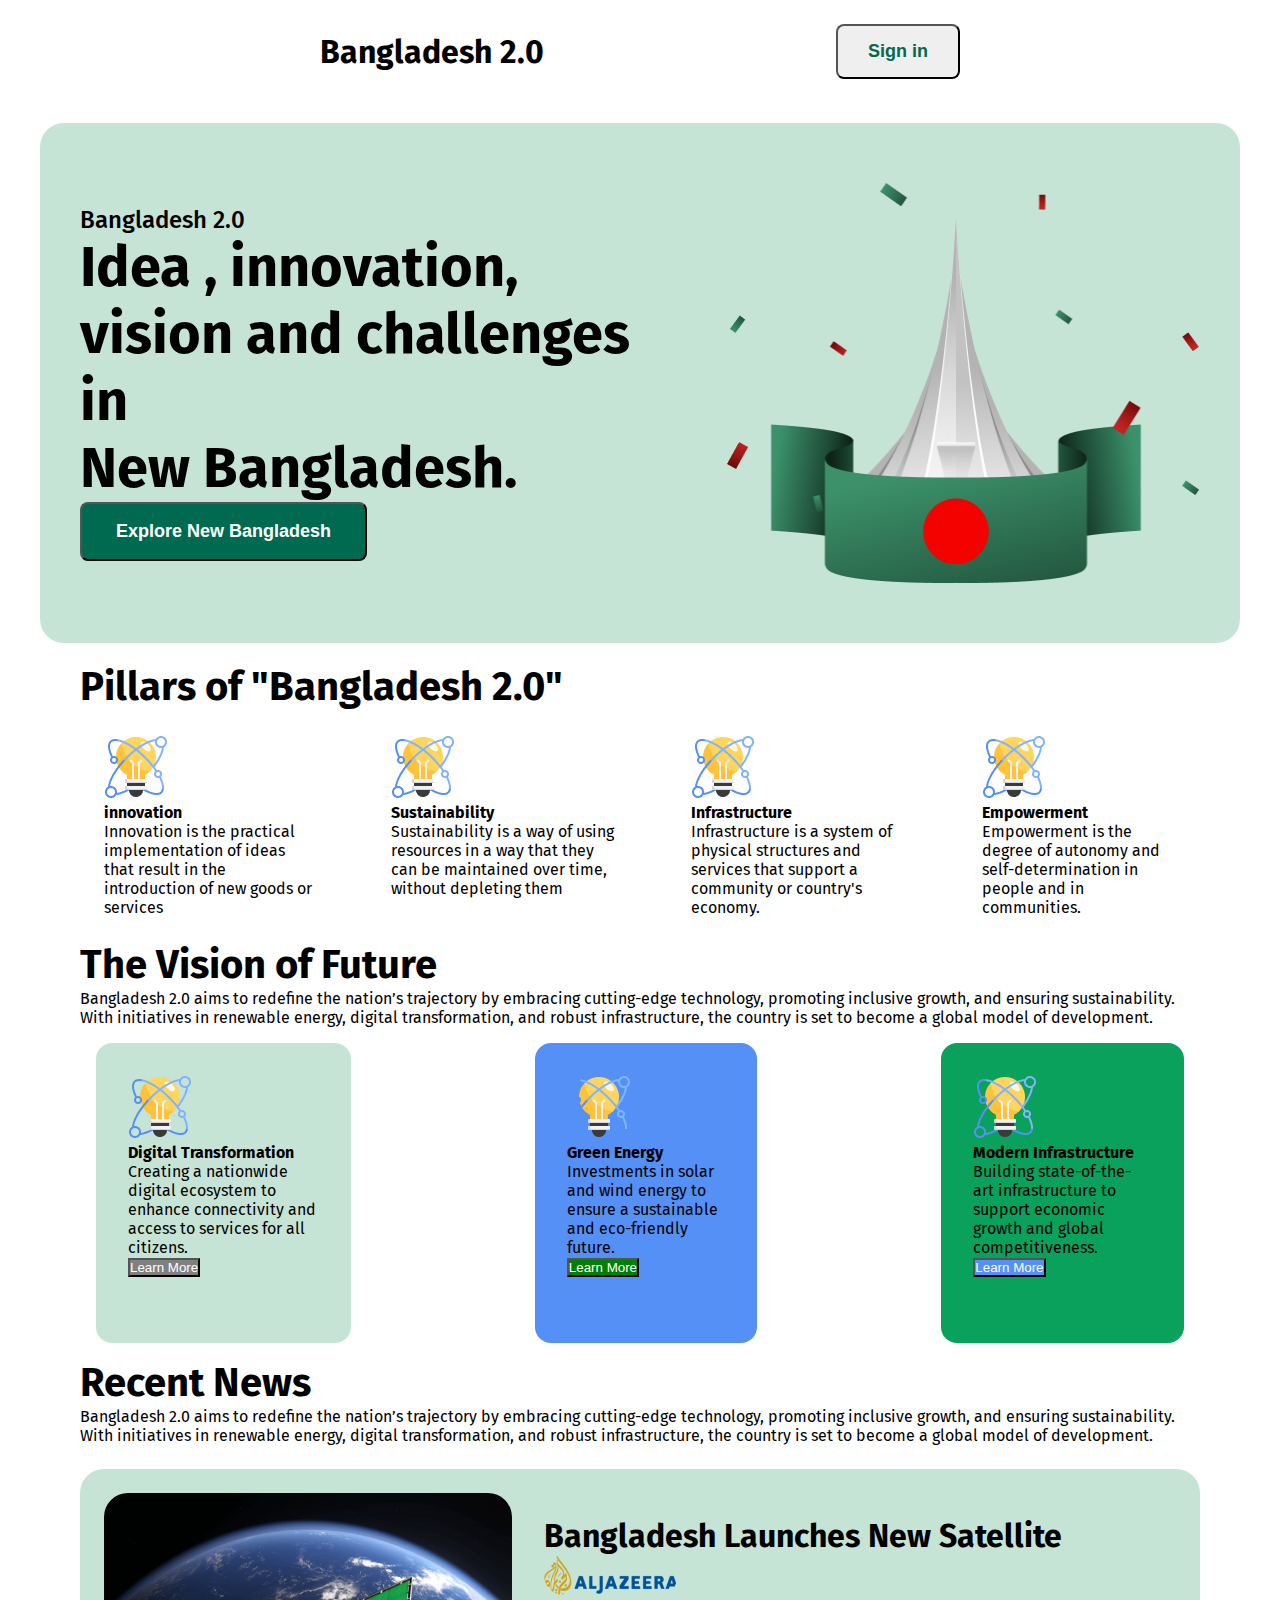
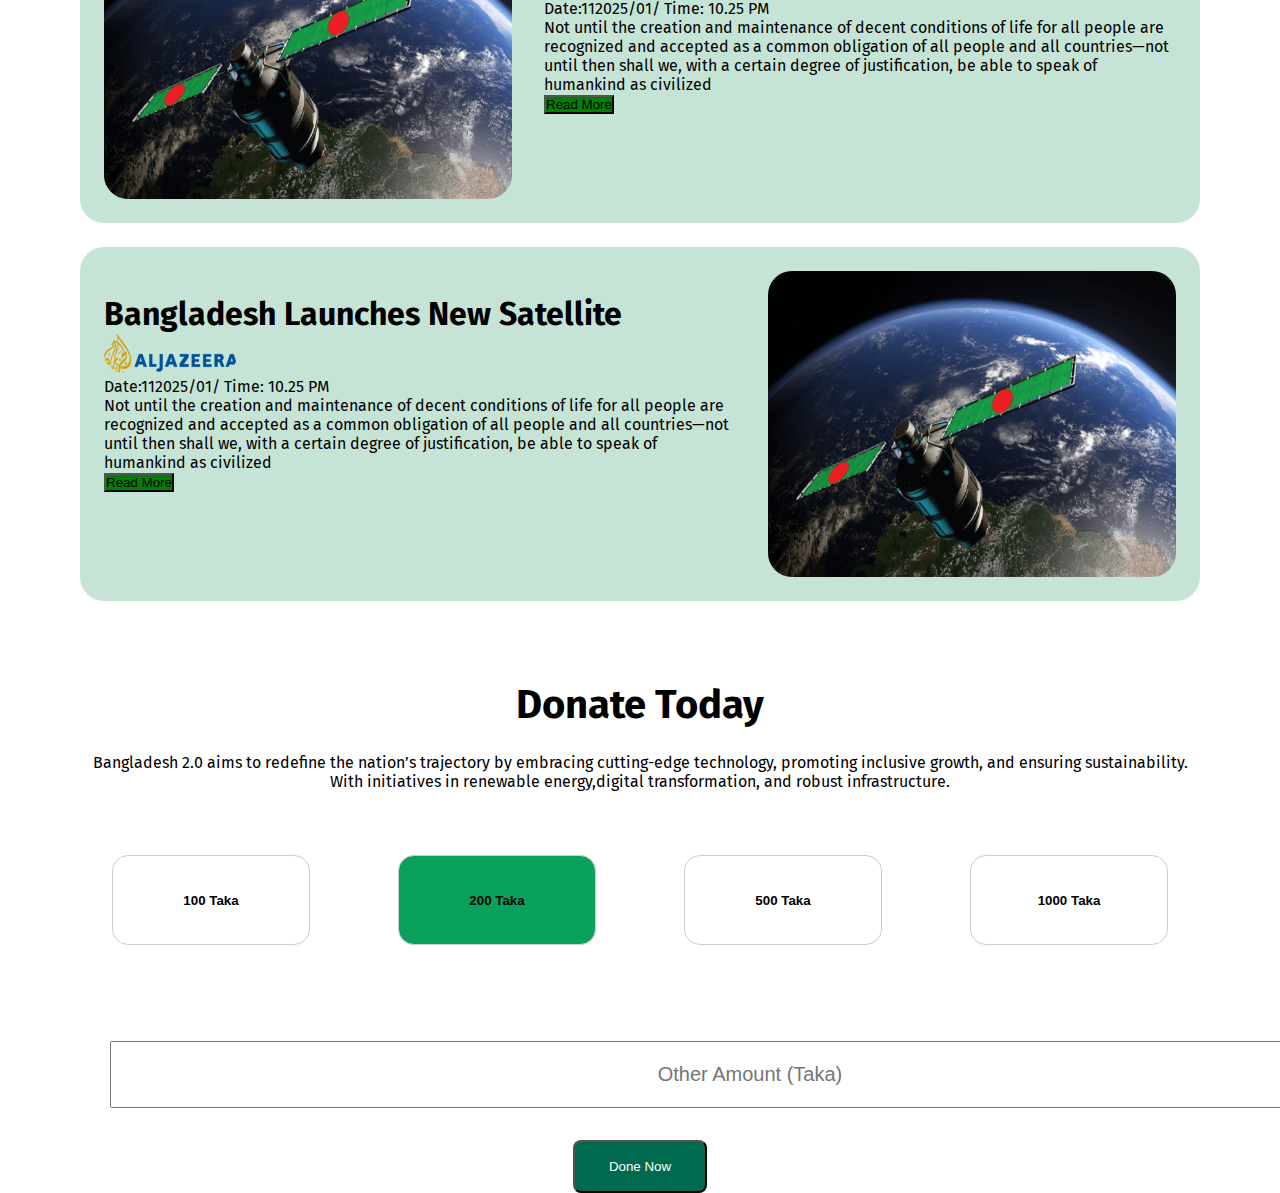
<file: index.html>
<!DOCTYPE html>
<html lang="en">
<head>
    <meta charset="UTF-8">
    <meta name="viewport" content="width=device-width, initial-scale=1.0">
    <title>Document</title>
    <link rel="preconnect" href="https://fonts.googleapis.com">
<link rel="preconnect" href="https://fonts.gstatic.com" crossorigin>
<link href="https://fonts.googleapis.com/css2?family=Fira+Sans:ital,wght@0,100;0,200;0,300;0,400;0,500;0,600;0,700;0,800;0,900;1,100;1,200;1,300;1,400;1,500;1,600;1,700;1,800;1,900&family=Open+Sans:ital,wght@0,300..800;1,300..800&family=Work+Sans:ital,wght@0,100..900;1,100..900&display=swap" rel="stylesheet">
    <link rel="stylesheet" href="styles/style.css">

</head>
<body class="fira-sans-bold ">
    <header>
        <nav>
            <h3 class="nav-title">Bangladesh 2.0</h3>
            <ul>
                <li><a href=""><button class="btn-primary hover-btn">Sign in</button></a></li>
            </ul>
        </nav>
        
    </header>
    <main>
        <section>
            <div class="banner">
                <div class="banner-content">
                    <h6 class="banner-name">Bangladesh 2.0</h6>
                    <h1 class="banner-title"> Idea , innovation,<br>vision and challenges in <br> New Bangladesh.</h1>
                    <button class="btn-second hover-btn">Explore New Bangladesh</button>
                </div>
                <img class="banner-profile-pic" src="./assets/hero.png" alt="">
            </div>
        </section>
            <section class="pillars">
                <h3 class="section-title text-center">Pillars of "Bangladesh 2.0"</h3>
                <div class="pillars-container">
                    <div class="pillar">
                        <img src="./assets/card-icon.png" alt="">
                        <h4 class="pillars-title">innovation</h4>
                        <p class="pillars-description">Innovation is the practical implementation of ideas that result in the introduction of new goods or services</p>
                    </div>
                    <div class="pillar">
                        <img src="./assets/card-icon.png" alt="">
                        <h4 class="pillars-title">Sustainability</h4>
                        <p class="pillars-description">Sustainability is a way of using resources in a way that they can be maintained over time, without depleting them</p>
                    </div>
                    <div class="pillar">
                        <img src="./assets/card-icon.png" alt="">
                        <h4 class="pillars-title">Infrastructure</h4>
                        <p class="pillars-description">Infrastructure is a system of physical structures and services that support a community or country's economy.</p>
                    </div>
                    <div class="pillar">
                        <img src="./assets/card-icon.png" alt="">
                        <h4 class="pillars-title">Empowerment</h4>
                        <p class="pillars-description">Empowerment is the degree of autonomy and self-determination in people and in communities.</p>
                    </div>
                </div>
    
            </section>
    
        <section class="">
        
        <h3 class="  v-margin text-center section-title">The Vision of Future</h3>
        <p class=" v-margin text-center">Bangladesh 2.0 aims to redefine the nation’s trajectory by embracing cutting-edge technology, promoting inclusive growth, and ensuring sustainability. With initiatives in renewable energy, digital transformation, and robust infrastructure, the country is set to become a global model of development.</p>
        <div class="vissions-container">
            <div class="vissions box-color-1">
                <img src="./assets/card-icon.png" alt="">
                <h4 class="vissions-title">Digital Transformation</h4>
                <p class="vissions-description">Creating a nationwide digital ecosystem to enhance connectivity and access to services for all citizens.</p>
                <button class="btn-3 box-color-5 hover-btn">Learn More</button>
            </div>
            <div class="vissions box-color-2">
                <img src="./assets/card-icon.png" alt="">
                <h4 class="vissions-title">Green Energy</h4>
                <p class="vissions-description">Investments in solar and wind energy to ensure a sustainable and eco-friendly future.</p>
                <button class="btn-3 box-color-4 hover-btn">Learn More</button>
            </div>
            <div class="vissions box-color-3">
                <img src="./assets/card-icon.png" alt="">
                <h4 class="vissions-title">Modern Infrastructure</h4>
                <p class="vissions-description">Building state-of-the-art infrastructure to support economic growth and global competitiveness.</p>
                <button class=" btn-3 box-color-2 hover-btn">Learn More</button>
            </div>
    </section>
        

        <section class="recent-news">
            <h3 class="section-title margin">Recent News</h3>
            <p class="section-description margin">Bangladesh 2.0 aims to redefine the nation’s trajectory by embracing cutting-edge technology, promoting inclusive growth, and ensuring sustainability. With initiatives in renewable energy, digital transformation, and robust infrastructure, the country is set to become a global model of development.</p>
            <div class="news-card">
                <img src="./assets/satelite.png" alt="">
                <div class="news-content">
                    <h4 class="news-header">Bangladesh Launches New Satellite</h4>
                    <img src="./assets/al-jazeera.png" alt="">
                    <p>Date:<time datetime="11/01/2025">112025/01/</time>  Time: <time datetime="10.25 PM">10.25 PM</time></p>
                    <p>Not until the creation and maintenance of decent conditions of life for all people are recognized and accepted as a common obligation of all people and all countries—not until then shall we,
                        with a certain degree of justification, be able to speak of humankind as civilized</p>
                        <button class="box-color-4 hover-btn">Read More</button>
                </div>
            </div>
        </section>



        <section class="recent-news">
            <div class="news-card">
                <div  class="news-content">
                    <h4 class="news-header">Bangladesh Launches New Satellite</h4>
                    <img src="./assets/al-jazeera.png" alt="">
                    <p>Date:<time datetime="11/01/2025">112025/01/</time> Time: <time datetime="10.25 PM">10.25 PM</time></p>
                    <p>Not until the creation and maintenance of decent conditions of life for all people are recognized and accepted as a common obligation of all people and all countries—not until then shall we,
                        with a certain degree of justification, be able to speak of humankind as civilized</p>
                        <button class="box-color-4 hover-btn">Read More</button>
                </div>
                <img src="./assets/satelite.png" alt="">
            </div>
        </section>

        <section>
            <h2 class="donation">Donate Today</h2>
            <p class="donation-description v-margin">Bangladesh 2.0 aims to redefine the nation’s trajectory by embracing cutting-edge technology, promoting inclusive growth, and ensuring sustainability. With initiatives in renewable energy,digital transformation, and robust infrastructure.</p>
            <div class="btn-group">
                <button class="btn-container btn-color hover-btn">100 Taka</button>
                <button class="btn-container box-color-3 hover-btn"> 200 Taka</button>
                <button class="btn-container btn-color hover-btn">500 Taka</button>
                <button class="btn-container btn-color hover-btn">1000 Taka</button>
            </div>
            <input class="user-input" type="text" name="" id="" placeholder="Other Amount (Taka)">
            <div class="center-container">
                <button class="btn-4 hover-btn">Done Now</button>
            </div>
        </section>
    </main>
</body>
</html>
</file>
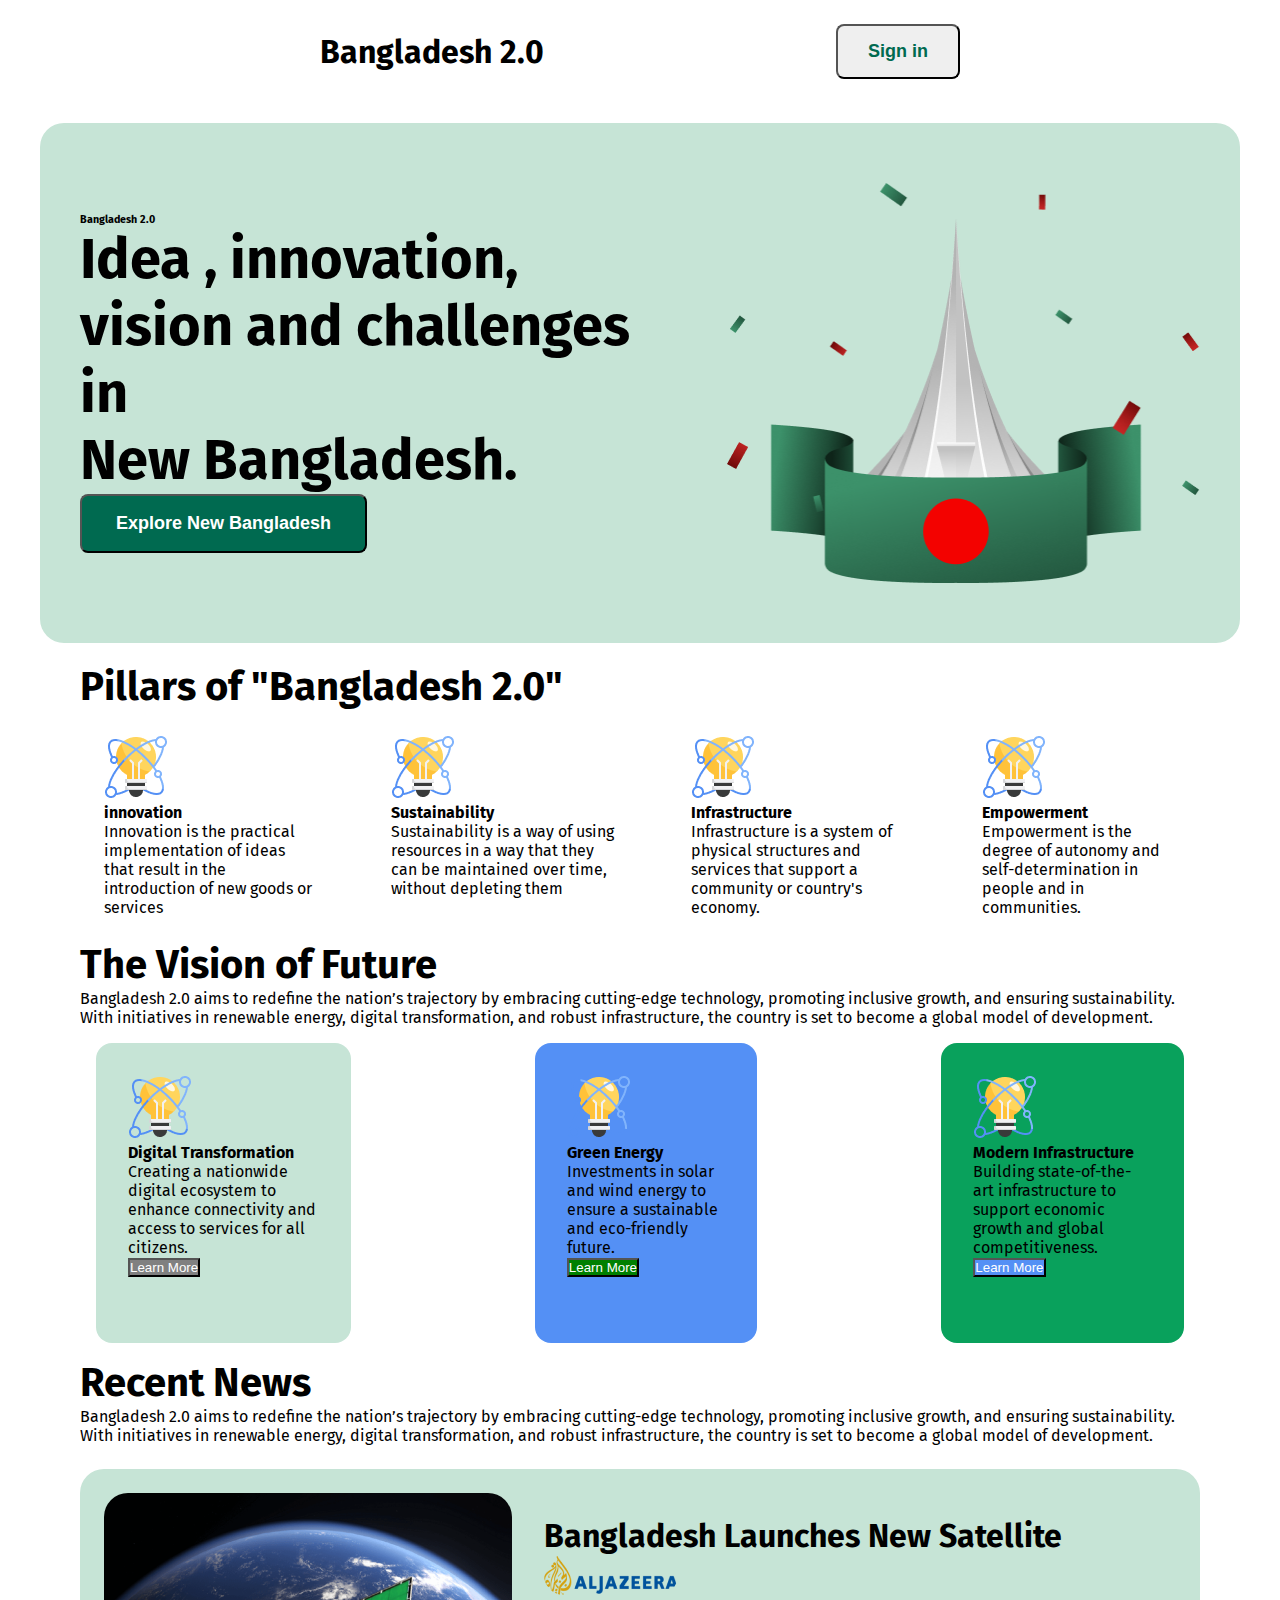
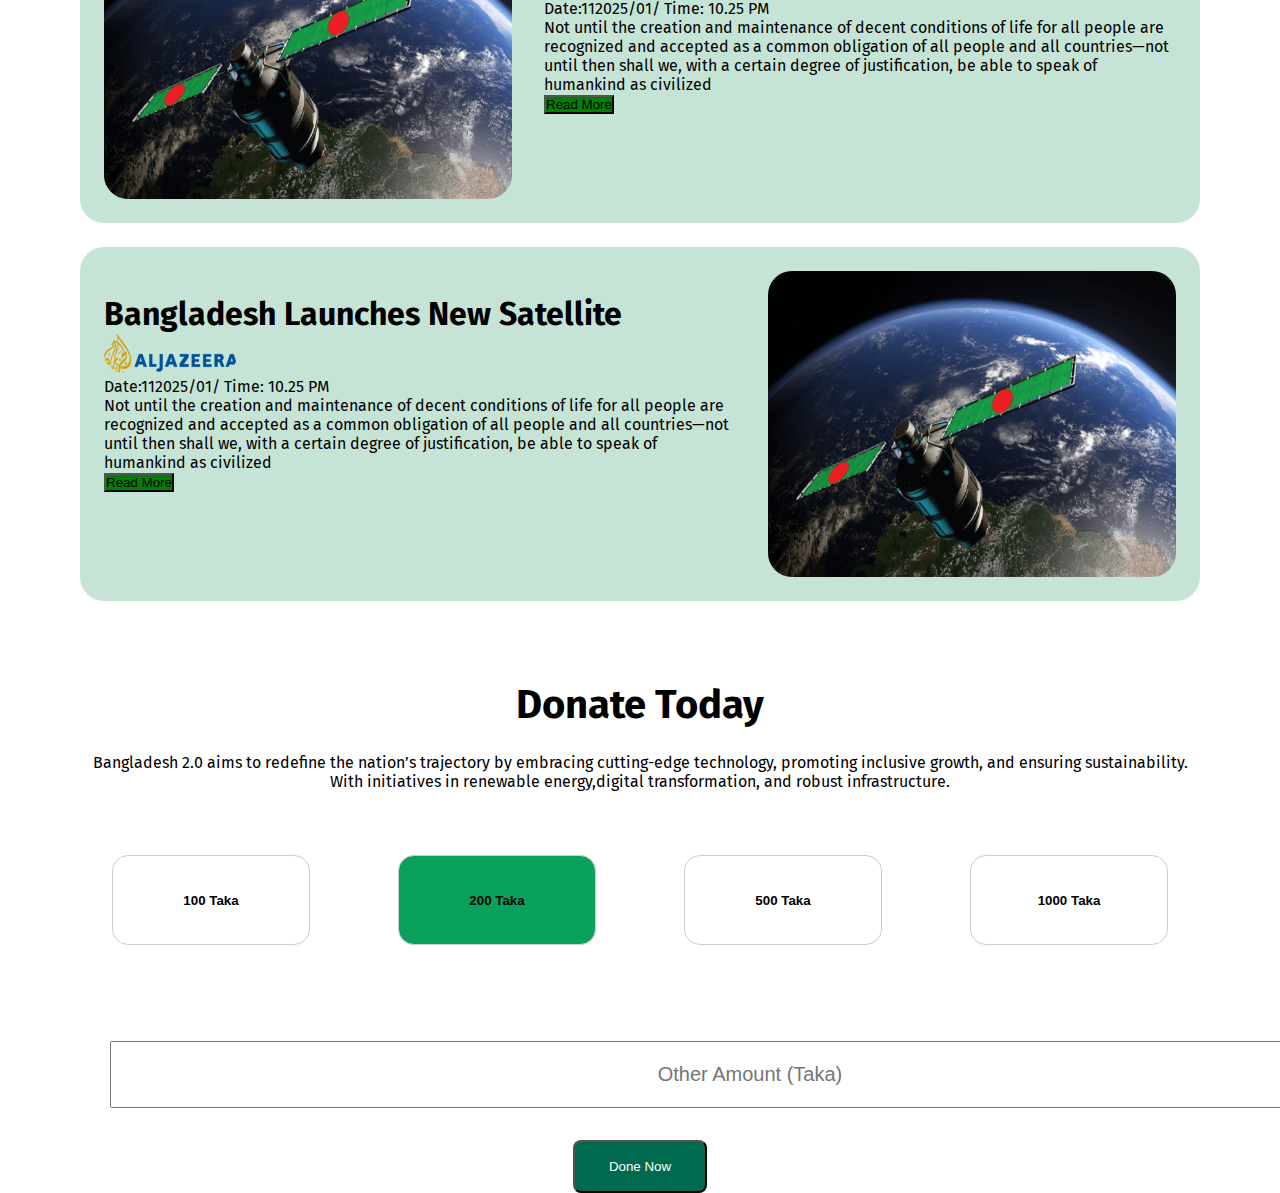
<file: B11A1--assignment-1/new-bangladesh-25/index.html>
<!DOCTYPE html>
<html lang="en">
<head>
    <meta charset="UTF-8">
    <meta name="viewport" content="width=device-width, initial-scale=1.0">
    <title>Document</title>
    <link rel="preconnect" href="https://fonts.googleapis.com">
<link rel="preconnect" href="https://fonts.gstatic.com" crossorigin>
<link href="https://fonts.googleapis.com/css2?family=Fira+Sans:ital,wght@0,100;0,200;0,300;0,400;0,500;0,600;0,700;0,800;0,900;1,100;1,200;1,300;1,400;1,500;1,600;1,700;1,800;1,900&family=Open+Sans:ital,wght@0,300..800;1,300..800&family=Work+Sans:ital,wght@0,100..900;1,100..900&display=swap" rel="stylesheet">
    <link rel="stylesheet" href="styles/style.css">

</head>
<body class="fira-sans-bold ">
    <header>
        <nav>
            <h3 class="nav-title">Bangladesh 2.0</h3>
            <ul>
                <li><a href=""><button class="btn-primary hover-btn">Sign in</button></a></li>
            </ul>
        </nav>
        
    </header>
    <main>
        <section>
            <div class="banner">
                <div class="banner-content">
                    <h6 class="banner-name">Bangladesh 2.0</h6>
                    <h1 class="banner-title"> Idea , innovation,<br>vision and challenges in <br> New Bangladesh.</h1>
                    <button class="btn-second hover-btn">Explore New Bangladesh</button>
                </div>
                <img class="banner-profile-pic" src="..\assets\hero.png" alt="">
            </div>
        </section>
            <section class="pillars">
                <h3 class="section-title text-center">Pillars of "Bangladesh 2.0"</h3>
                <div class="pillars-container">
                    <div class="pillar">
                        <img src="..\assets\card-icon.png" alt="">
                        <h4 class="pillars-title">innovation</h4>
                        <p class="pillars-description">Innovation is the practical implementation of ideas that result in the introduction of new goods or services</p>
                    </div>
                    <div class="pillar">
                        <img src="..\assets\card-icon.png" alt="">
                        <h4 class="pillars-title">Sustainability</h4>
                        <p class="pillars-description">Sustainability is a way of using resources in a way that they can be maintained over time, without depleting them</p>
                    </div>
                    <div class="pillar">
                        <img src="..\assets\card-icon.png" alt="">
                        <h4 class="pillars-title">Infrastructure</h4>
                        <p class="pillars-description">Infrastructure is a system of physical structures and services that support a community or country's economy.</p>
                    </div>
                    <div class="pillar">
                        <img src="..\assets\card-icon.png" alt="">
                        <h4 class="pillars-title">Empowerment</h4>
                        <p class="pillars-description">Empowerment is the degree of autonomy and self-determination in people and in communities.</p>
                    </div>
                </div>
    
            </section>
    
        <section class="">
        
        <h3 class="  v-margin text-center section-title">The Vision of Future</h3>
        <p class=" v-margin text-center">Bangladesh 2.0 aims to redefine the nation’s trajectory by embracing cutting-edge technology, promoting inclusive growth, and ensuring sustainability. With initiatives in renewable energy, digital transformation, and robust infrastructure, the country is set to become a global model of development.</p>
        <div class="vissions-container">
            <div class="vissions box-color-1">
                <img src="..\assets\card-icon.png" alt="">
                <h4 class="vissions-title">Digital Transformation</h4>
                <p class="vissions-description">Creating a nationwide digital ecosystem to enhance connectivity and access to services for all citizens.</p>
                <button class="btn-3 box-color-5 hover-btn">Learn More</button>
            </div>
            <div class="vissions box-color-2">
                <img src="..\assets\card-icon.png" alt="">
                <h4 class="vissions-title">Green Energy</h4>
                <p class="vissions-description">Investments in solar and wind energy to ensure a sustainable and eco-friendly future.</p>
                <button class="btn-3 box-color-4 hover-btn">Learn More</button>
            </div>
            <div class="vissions box-color-3">
                <img src="..\assets\card-icon.png" alt="">
                <h4 class="vissions-title">Modern Infrastructure</h4>
                <p class="vissions-description">Building state-of-the-art infrastructure to support economic growth and global competitiveness.</p>
                <button class=" btn-3 box-color-2 hover-btn">Learn More</button>
            </div>
    </section>
        

        <section class="recent-news">
            <h3 class="section-title margin">Recent News</h3>
            <p class="section-description margin">Bangladesh 2.0 aims to redefine the nation’s trajectory by embracing cutting-edge technology, promoting inclusive growth, and ensuring sustainability. With initiatives in renewable energy, digital transformation, and robust infrastructure, the country is set to become a global model of development.</p>
            <div class="news-card">
                <img src="..\assets\satelite.png" alt="">
                <div class="news-content">
                    <h4 class="news-header">Bangladesh Launches New Satellite</h4>
                    <img src="..\assets\al-jazeera.png" alt="">
                    <p>Date:<time datetime="11/01/2025">112025/01/</time>  Time: <time datetime="10.25 PM">10.25 PM</time></p>
                    <p>Not until the creation and maintenance of decent conditions of life for all people are recognized and accepted as a common obligation of all people and all countries—not until then shall we,
                        with a certain degree of justification, be able to speak of humankind as civilized</p>
                        <button class="box-color-4 hover-btn">Read More</button>
                </div>
            </div>
        </section>



        <section class="recent-news">
            <div class="news-card">
                <div  class="news-content">
                    <h4 class="news-header">Bangladesh Launches New Satellite</h4>
                    <img src="..\assets\al-jazeera.png" alt="">
                    <p>Date:<time datetime="11/01/2025">112025/01/</time> Time: <time datetime="10.25 PM">10.25 PM</time></p>
                    <p>Not until the creation and maintenance of decent conditions of life for all people are recognized and accepted as a common obligation of all people and all countries—not until then shall we,
                        with a certain degree of justification, be able to speak of humankind as civilized</p>
                        <button class="box-color-4 hover-btn">Read More</button>
                </div>
                <img src="..\assets\satelite.png" alt="">
            </div>
        </section>

        <section>
            <h2 class="donation">Donate Today</h2>
            <p class="donation-description v-margin">Bangladesh 2.0 aims to redefine the nation’s trajectory by embracing cutting-edge technology, promoting inclusive growth, and ensuring sustainability. With initiatives in renewable energy,digital transformation, and robust infrastructure.</p>
            <div class="btn-group">
                <button class="btn-container btn-color hover-btn">100 Taka</button>
                <button class="btn-container box-color-3 hover-btn"> 200 Taka</button>
                <button class="btn-container btn-color hover-btn">500 Taka</button>
                <button class="btn-container btn-color hover-btn">1000 Taka</button>
            </div>
            <input class="user-input" type="text" name="" id="" placeholder="Other Amount (Taka)">
            <div class="center-container">
                <button class="btn-4 hover-btn">Done Now</button>
            </div>
        </section>
    </main>
</body>
</html>
</file>
<file: styles/style.css>
* {
    box-sizing: border-box;
    margin: 0;
    padding: 0;
}


.fira-sans-bold {
    font-family: "Fira Sans", serif;
    font-style: normal;
  }

/* shared style */
.text-primary{
    color: #006A50;
}


  
.btn-primary{
    font-weight: 600;
    font-size: 18px;
    color: #006A50;
    padding: 15px 30px;
    border-radius: 8px;
    border-color:2 px solid #006A50;
    text-align: center;
}


.btn-second{
    background-color: #006A50;
    font-weight: 600;
    font-size:18px ;
    color:#FFFFFF ;
    padding: 17px 34px ;
    border-radius:8px ;
    border-color: none;
}

nav{
    display: flex;
    align-items: center;
    justify-content: space-between;
    padding: 24px 160px;
    gap: 48px;
    margin: 0 160px;
}

.nav-title{
    font-weight: 700;
    font-size: 32px;
}

nav ul li{
    list-style: none;
}

/* banner-styles */
.text-center{
    text-align: left;
}
.banner {
    background-color: #C6E4D6;
    display: flex;
    justify-content: space-between;
    align-items: center;
    flex-wrap: wrap; 
    padding: 60px 40px;
    border-radius: 24px;
    margin: 20px auto;
    gap: 32px;
    max-width: 1200px;
}

.banner-content {
    max-width: 600px;
}

/* .banner{
    background-color: #C6E4D6;
    display: flex;
    justify-content: space-between;
    flex-wrap: wrap;
    padding: 100px 80px;
    border-radius: 24px;
    margin: 0 160px;
    gap: 64px; 
} */
/* .banner-content{
    max-width: 622px;
    max-height: 326px;
    display: block;
} */


.banner-name{
    font-weight: 500;
    font-size: 24px;
    color: #0E0E0E 50%;
}

.banner-title{
    font-weight: bold;
    font-size: 56px;
    color: #0E0E0E 100%;
    /* max-width: 500px; */
    /* width: 50%; */
}

.banner-profile-pic{
    width: 474px;
    height: 400px;
}
.pillars-container{
    display: flex;
    gap: 24px;
    

}
.pillar{
    padding: 24px;
    border-radius: 16px;
    background-color: #FFFFFF;

}
.pillars{
    margin: 0 80px;
    gap: 80px;
}
.section-title{
    font-weight: bold;
    font-size: 40px;
}


/* vissions-style */

.vissions-container{
    display: flex;
    justify-content: center;
    gap: 24px 24px;
    border: 32px;
    margin: 16px;
    height:300px;
    max-width: 1280px;
}
.vissions{
    padding: 32px;
    border-radius: 16px;
    margin: 0 80px;
}
.v-margin{
    margin: 0 80px;}

.box-color-1 { background-color: #C6E4D6; }
.box-color-2 { background-color: #5490F5; }
.box-color-3 { background-color: #09A15C }
.box-color-4 { background-color: green; }
.box-color-5 { background-color: gray; }

 .btn-3{
    color: white;
 } 




 .news-card{
    display: flex;
    background-color: #C6E4D6;
    padding: 24px;
    border-radius: 24px;
    gap: 32px;
     margin: 24px 80px;
 }
 .margin{
    margin: 0 80px;
 }
 .news-card img{
    border-radius: 24px;
 }
 .news-header{
    font-weight: bold;
    font-size: 32px;
    margin-top: 24px;
 }


 .donation{
    font-weight: bold;
    font-size: 40px;
    text-align: center;
    margin-top: 80px;
    margin-bottom: 24px;
 }
 .donation-description{
    font-size: 16px;
    font-weight: 400;
    text-align: center;
 }
 .btn-container{
    font-size: 40;
    font-weight: bold;
    height: 90px;
    width: 260px;
    padding: 20px;
    margin: 32px;
    border-radius: 16px;
    gap: 24px;
    border: 1px solid #ccc;
 }
 .btn-color{
    background-color:#FFFFFF;
 }

 .btn-group{
    display: flex;
    justify-content: center;
    gap: 24px;
    margin: 32px 80px;
 }


 .user-input{
    width: 100%;
    font-weight: 400;
    font-size: 20px;
    color:#0E0E0E;
    text-align: center;
    padding: 20px 40px;
    margin: 32px 110px;
 }

 .center-container {
    display: flex;
    justify-content: center; /* Horizontally center the button */
    align-items: center; 
 }

 .btn-4{
    background-color: #006A50;
    color: white;
    padding: 17px 34px;
    border-radius: 8px;
    margin: 0 80px;

}


 .hover-btn:hover{
    border: 2px solid transparent;
    transform: scale(1.1);
    color: rgba(143, 3, 120, 0.918);
 }
</file>
<file: B11A1--assignment-1/new-bangladesh-25/styles/style.css>
* {
    box-sizing: border-box;
    margin: 0;
    padding: 0;
}


.fira-sans-bold {
    font-family: "Fira Sans", serif;
    font-style: normal;
  }

/* shared style */
.text-primary{
    color: #006A50;
}


  
.btn-primary{
    font-weight: 600;
    font-size: 18px;
    color: #006A50;
    padding: 15px 30px;
    border-radius: 8px;
    border-color:2 px solid #006A50;
    text-align: center;
}


.btn-second{
    background-color: #006A50;
    font-weight: 600;
    font-size:18px ;
    color:#FFFFFF ;
    padding: 17px 34px ;
    border-radius:8px ;
    border-color: none;
}

nav{
    display: flex;
    align-items: center;
    justify-content: space-between;
    padding: 24px 160px;
    gap: 48px;
    margin: 0 160px;
}

.nav-title{
    font-weight: 700;
    font-size: 32px;
}

nav ul li{
    list-style: none;
}

/* banner-styles */
.text-center{
    text-align: left;
}
.banner {
    background-color: #C6E4D6;
    display: flex;
    justify-content: space-between;
    align-items: center;
    flex-wrap: wrap; 
    padding: 60px 40px;
    border-radius: 24px;
    margin: 20px auto;
    gap: 32px;
    max-width: 1200px;
}

.banner-content {
    max-width: 600px;
}

/* .banner{ */
    background-color: #C6E4D6;
    display: flex;
    justify-content: space-between;
    flex-wrap: wrap;
    padding: 100px 80px;
    border-radius: 24px;
    margin: 0 160px;
    gap: 64px; 
}
/* .banner-content{ */
    max-width: 622px;
    max-height: 326px;
    display: block;
}


.banner-name{
    font-weight: 500;
    font-size: 24px;
    color: #0E0E0E 50%;
}

.banner-title{
    font-weight: bold;
    font-size: 56px;
    color: #0E0E0E 100%;
    /* max-width: 500px; */
    /* width: 50%; */
}

.banner-profile-pic{
    width: 474px;
    height: 400px;
}
.pillars-container{
    display: flex;
    gap: 24px;
    

}
.pillar{
    padding: 24px;
    border-radius: 16px;
    background-color: #FFFFFF;

}
.pillars{
    margin: 0 80px;
    gap: 80px;
}
.section-title{
    font-weight: bold;
    font-size: 40px;
}


/* vissions-style */

.vissions-container{
    display: flex;
    justify-content: center;
    gap: 24px 24px;
    border: 32px;
    margin: 16px;
    height:300px;
    max-width: 1280px;
}
.vissions{
    padding: 32px;
    border-radius: 16px;
    margin: 0 80px;
}
.v-margin{
    margin: 0 80px;}

.box-color-1 { background-color: #C6E4D6; }
.box-color-2 { background-color: #5490F5; }
.box-color-3 { background-color: #09A15C }
.box-color-4 { background-color: green; }
.box-color-5 { background-color: gray; }

 .btn-3{
    color: white;
 } 




 .news-card{
    display: flex;
    background-color: #C6E4D6;
    padding: 24px;
    border-radius: 24px;
    gap: 32px;
     margin: 24px 80px;
 }
 .margin{
    margin: 0 80px;
 }
 .news-card img{
    border-radius: 24px;
 }
 .news-header{
    font-weight: bold;
    font-size: 32px;
    margin-top: 24px;
 }


 .donation{
    font-weight: bold;
    font-size: 40px;
    text-align: center;
    margin-top: 80px;
    margin-bottom: 24px;
 }
 .donation-description{
    font-size: 16px;
    font-weight: 400;
    text-align: center;
 }
 .btn-container{
    font-size: 40;
    font-weight: bold;
    height: 90px;
    width: 260px;
    padding: 20px;
    margin: 32px;
    border-radius: 16px;
    gap: 24px;
    border: 1px solid #ccc;
 }
 .btn-color{
    background-color:#FFFFFF;
 }

 .btn-group{
    display: flex;
    justify-content: center;
    gap: 24px;
    margin: 32px 80px;
 }


 .user-input{
    width: 100%;
    font-weight: 400;
    font-size: 20px;
    color:#0E0E0E;
    text-align: center;
    padding: 20px 40px;
    margin: 32px 110px;
 }

 .center-container {
    display: flex;
    justify-content: center; /* Horizontally center the button */
    align-items: center; 
 }

 .btn-4{
    background-color: #006A50;
    color: white;
    padding: 17px 34px;
    border-radius: 8px;
    margin: 0 80px;

}


 .hover-btn:hover{
    border: 2px solid transparent;
    transform: scale(1.1);
    color: rgba(143, 3, 120, 0.918);
 }
</file>
